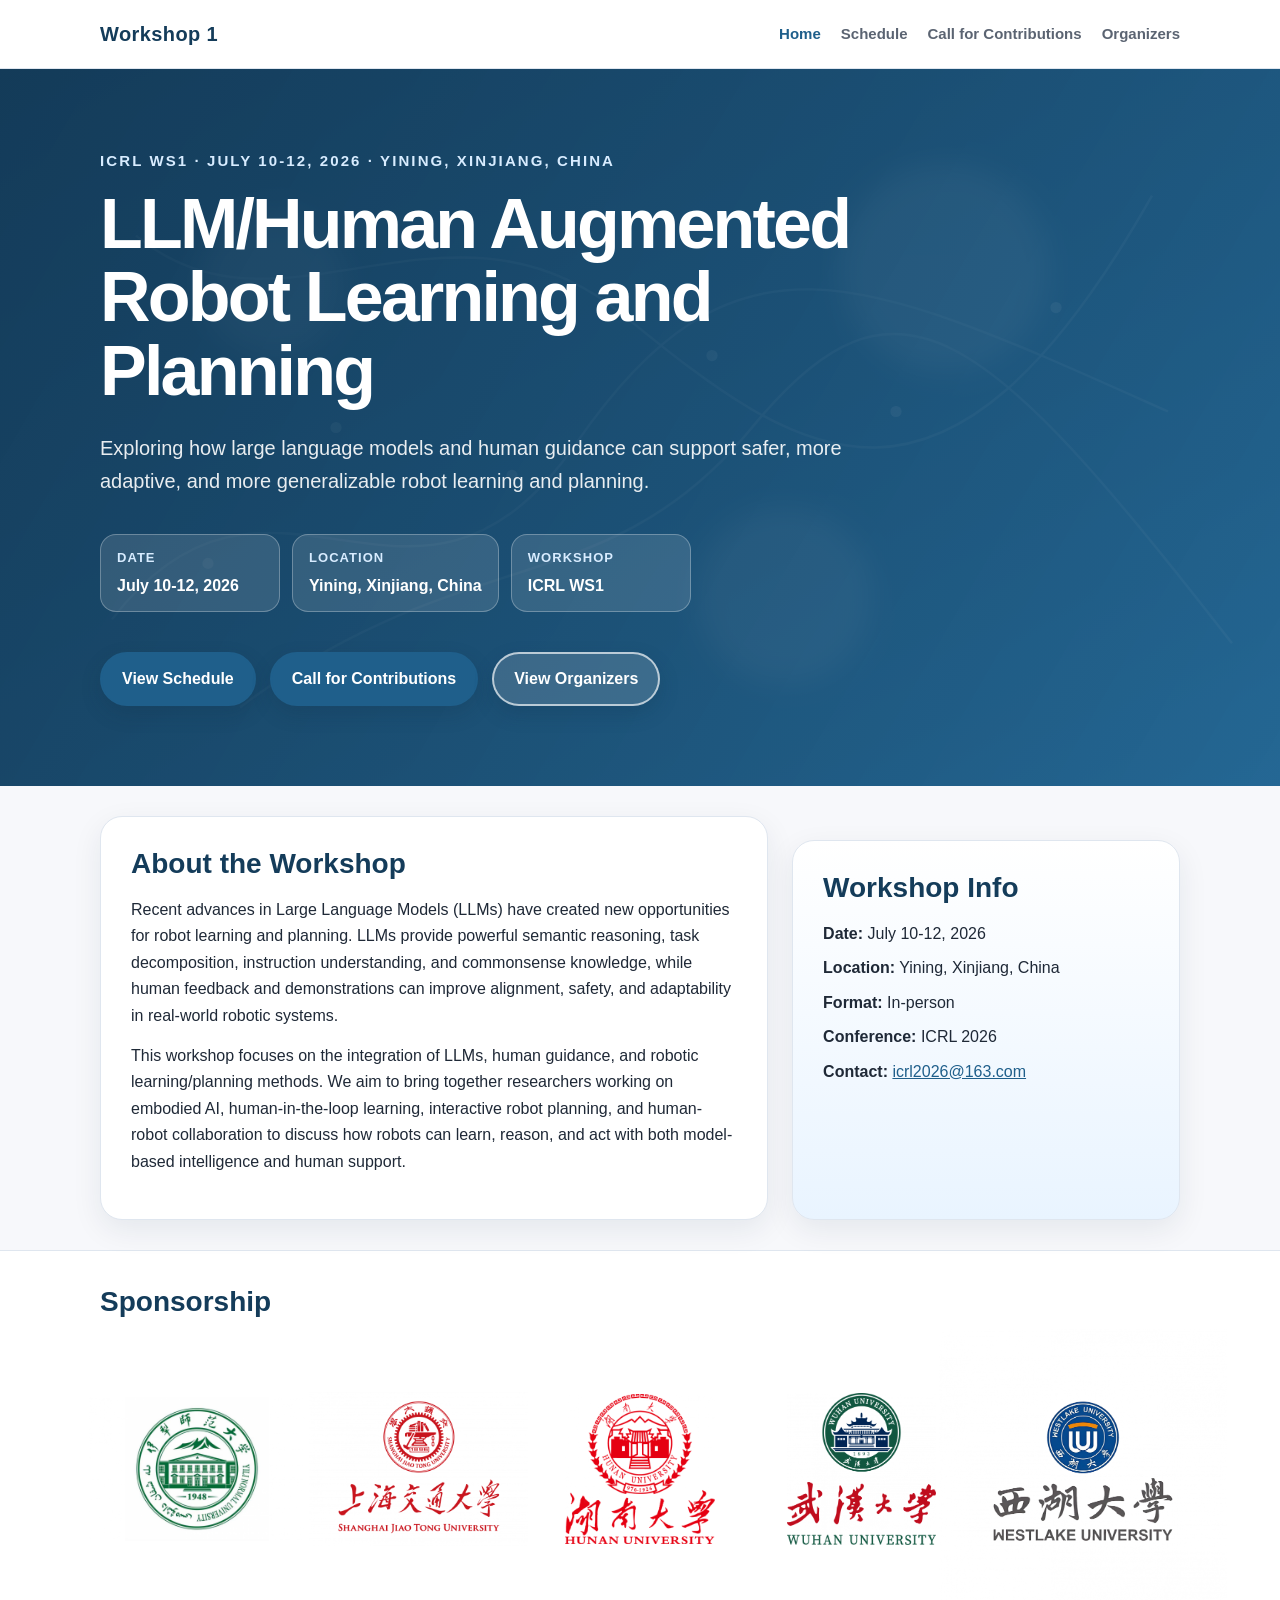
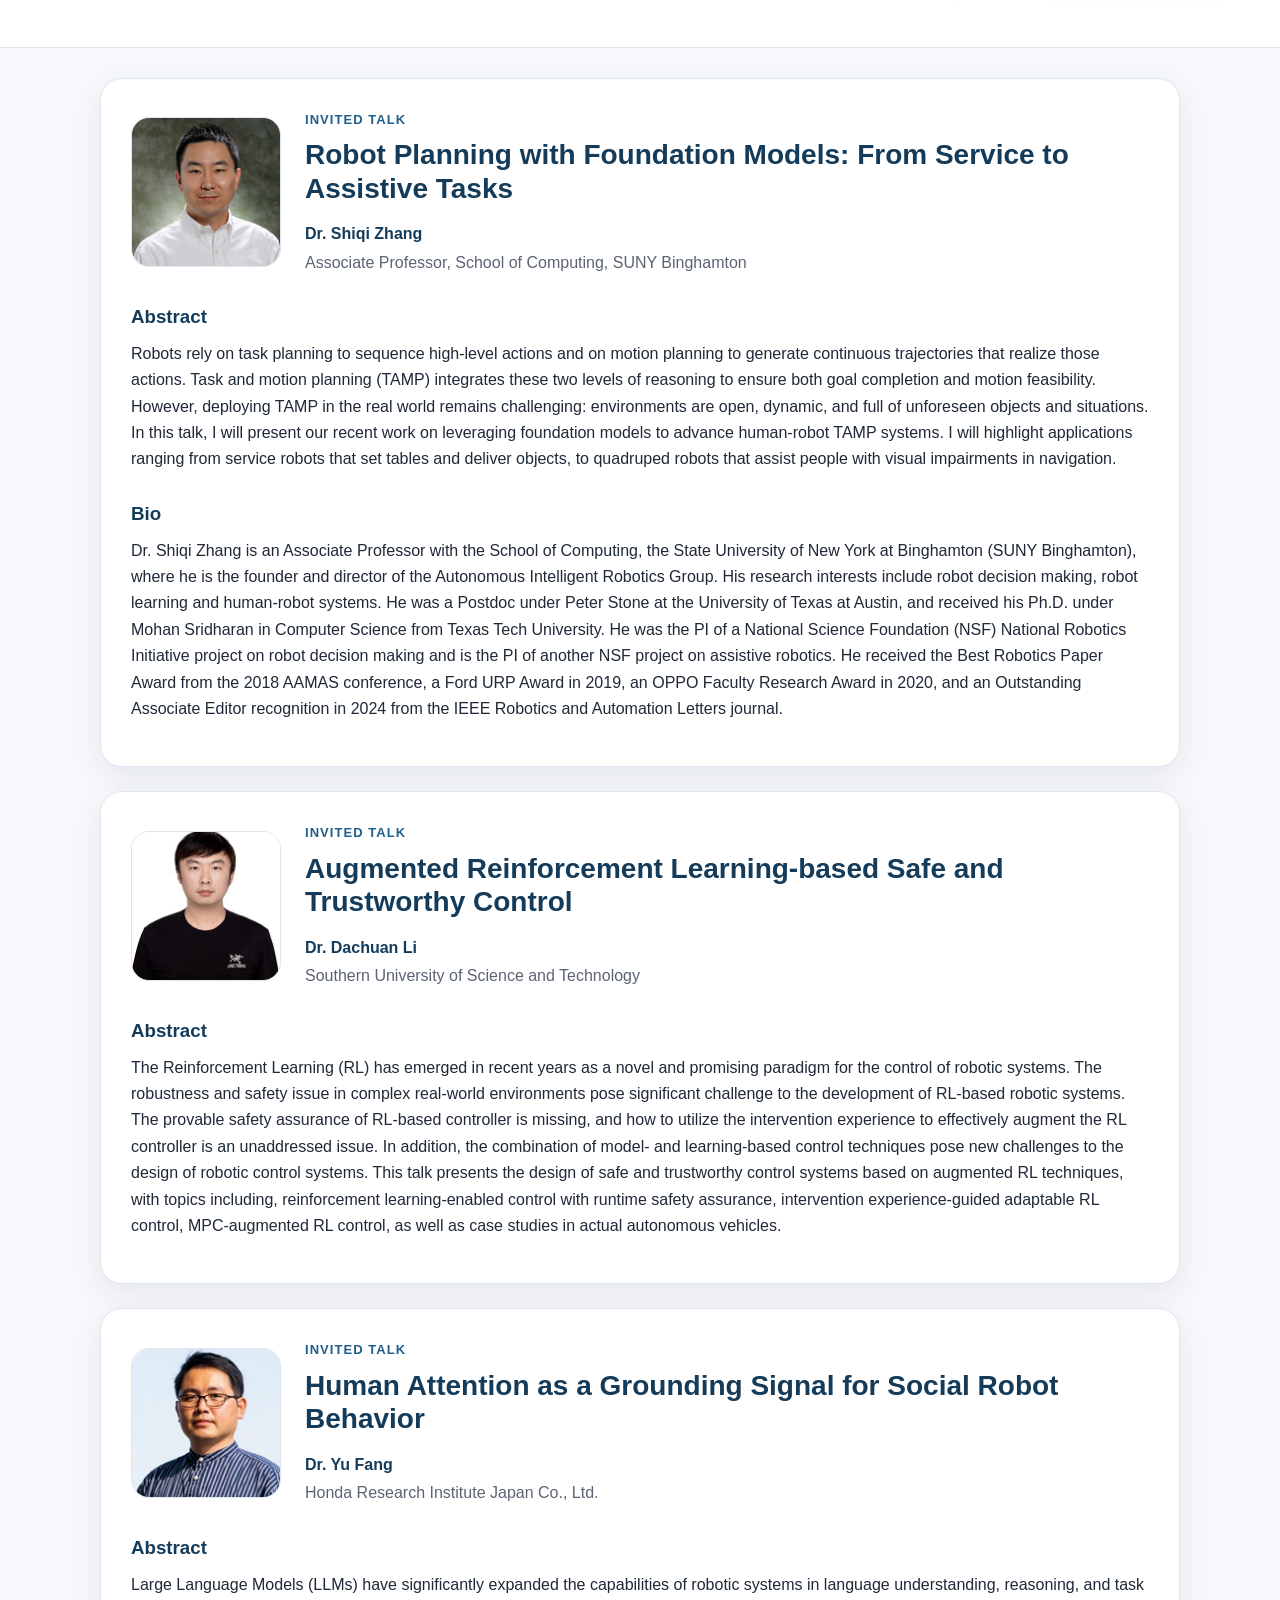
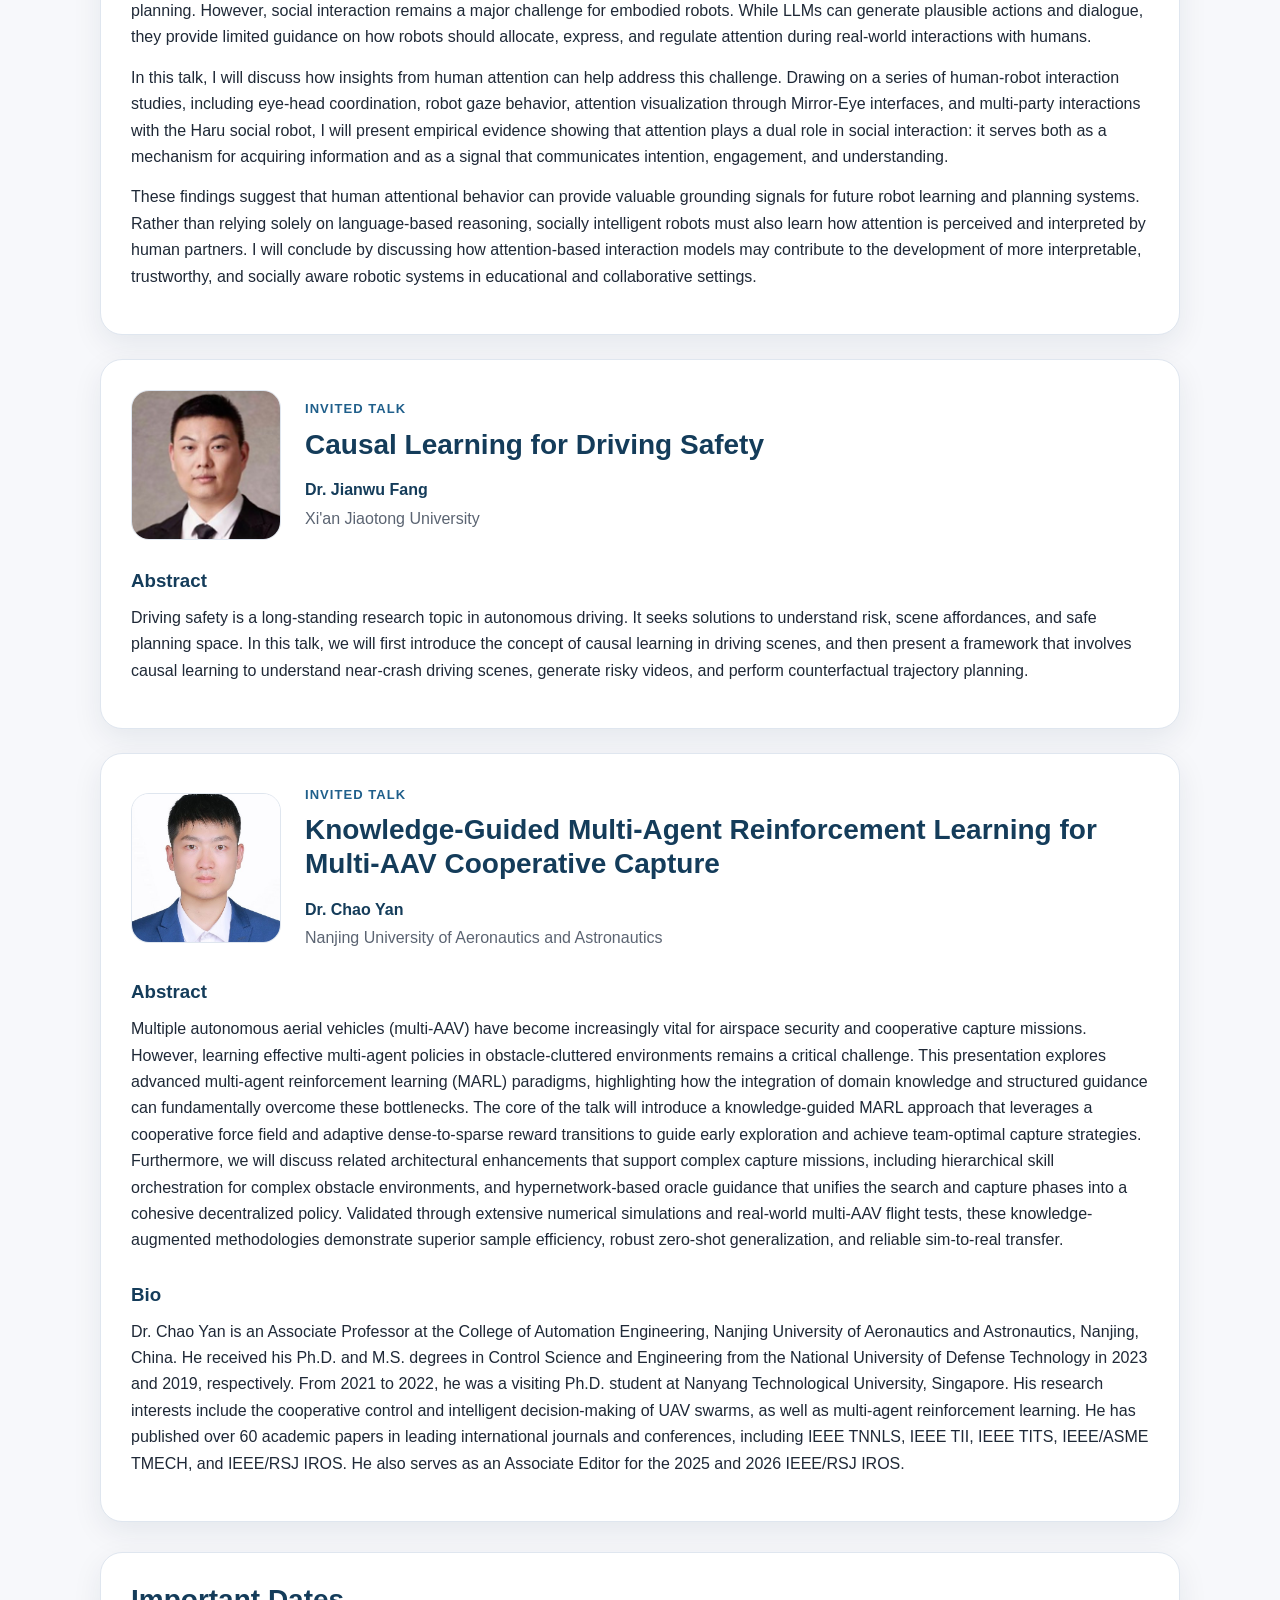
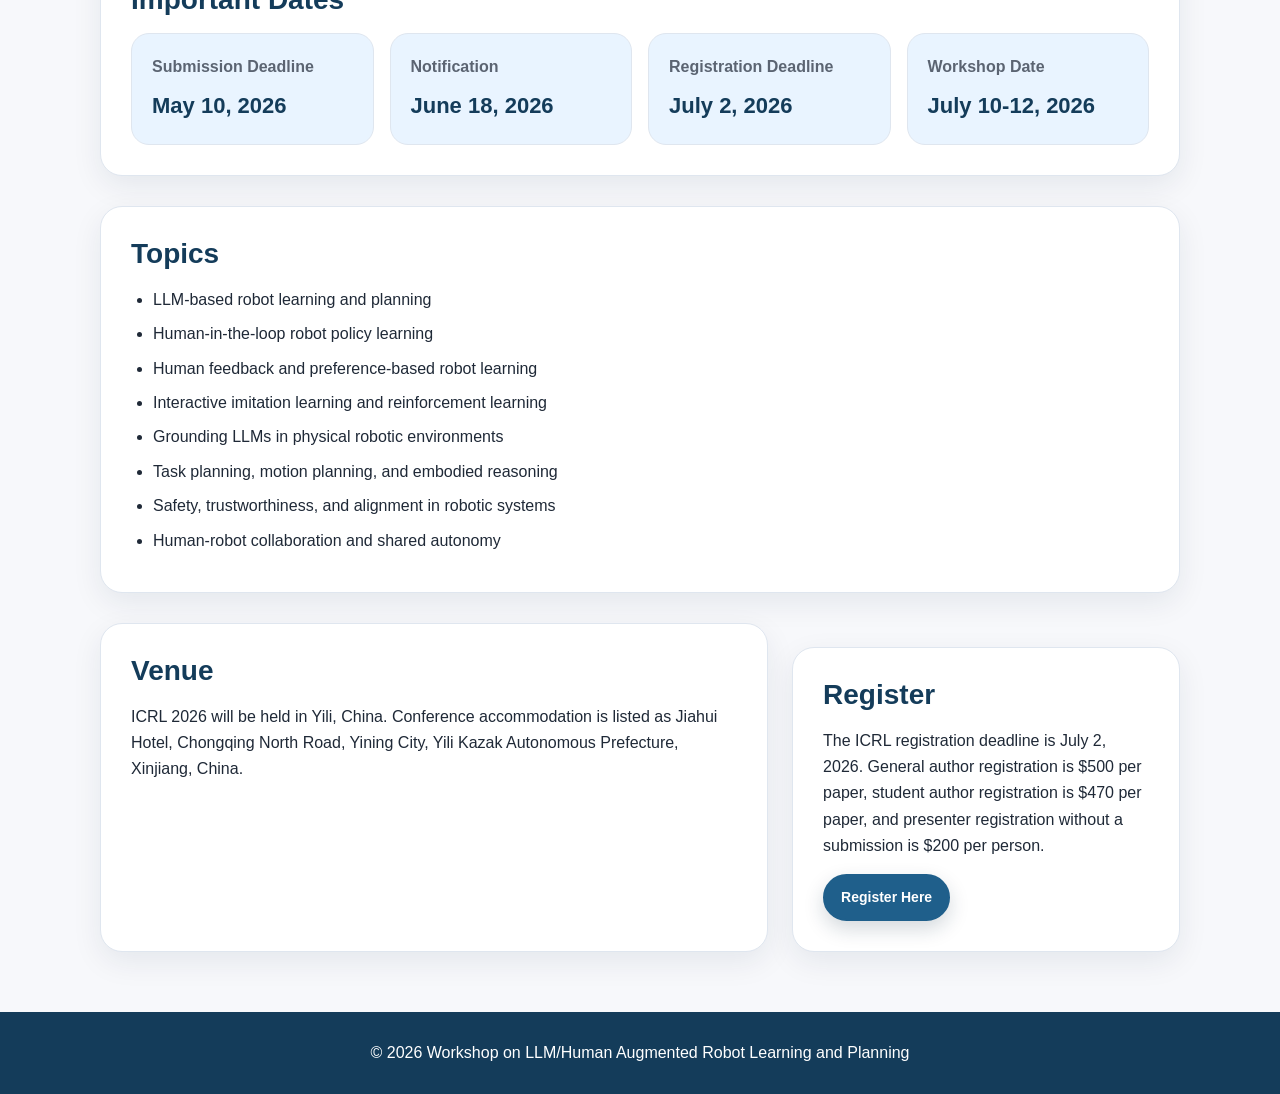
<file: index.html>
<!DOCTYPE html>
<html lang="en">
<head>
  <meta charset="UTF-8" />
  <meta name="viewport" content="width=device-width, initial-scale=1.0" />
  <title>LLM/Human Augmented Robot Learning and Planning</title>
  <link rel="stylesheet" href="style.css" />
</head>
<body>
  <header class="topbar">
    <div class="wrap nav-wrap">
      <a class="site-name" href="index.html">Workshop 1</a>
      <nav>
        <a class="active" href="index.html">Home</a>
        <a href="schedule.html">Schedule</a>
        <a href="call-for-contributions.html">Call for Contributions</a>
        <a href="organizers.html">Organizers</a>
      </nav>
    </div>
  </header>

  <main>
    <section class="hero">
      <div class="wrap hero-inner">
        <p class="eyebrow">ICRL WS1 · July 10-12, 2026 · Yining, Xinjiang, China</p>
        <h1>LLM/Human Augmented Robot Learning and Planning</h1>
        <p class="hero-summary">
          Exploring how large language models and human guidance can support safer,
          more adaptive, and more generalizable robot learning and planning.
        </p>
        <ul class="hero-facts">
          <li>
            <strong>Date</strong>
            <span>July 10-12, 2026</span>
          </li>
          <li>
            <strong>Location</strong>
            <span>Yining, Xinjiang, China</span>
          </li>
          <li>
            <strong>Workshop</strong>
            <span>ICRL WS1</span>
          </li>
        </ul>
        <div class="hero-actions">
          <a class="button" href="schedule.html">View Schedule</a>
          <a class="button" href="call-for-contributions.html">Call for Contributions</a>
          <a class="button ghost" href="organizers.html">View Organizers</a>
        </div>
      </div>
    </section>

    <section class="wrap content-grid">
      <article class="card wide">
        <h2>About the Workshop</h2>
        <p>
          Recent advances in Large Language Models (LLMs) have created new opportunities
          for robot learning and planning. LLMs provide powerful semantic reasoning,
          task decomposition, instruction understanding, and commonsense knowledge, while
          human feedback and demonstrations can improve alignment, safety, and adaptability
          in real-world robotic systems.
        </p>
        <p>
          This workshop focuses on the integration of LLMs, human guidance, and robotic
          learning/planning methods. We aim to bring together researchers working on
          embodied AI, human-in-the-loop learning, interactive robot planning, and
          human-robot collaboration to discuss how robots can learn, reason, and act with
          both model-based intelligence and human support.
        </p>
      </article>

      <aside class="card highlight">
        <h2>Workshop Info</h2>
        <ul class="clean-list">
          <li><strong>Date:</strong> July 10-12, 2026</li>
          <li><strong>Location:</strong> Yining, Xinjiang, China</li>
          <li><strong>Format:</strong> In-person</li>
          <li><strong>Conference:</strong> ICRL 2026</li>
          <li><strong>Contact:</strong> <a href="mailto:icrl2026@163.com">icrl2026@163.com</a></li>
        </ul>
        
      </aside>
    </section>

    <section class="organization-band">
      <div class="wrap">
        <h2>Sponsorship</h2>
        <div class="sponsor-row">
          <div class="sponsor-logo">
            <img class="logo-yili" src="assets/logos/ylsf.png" alt="Yili Normal University" />
          </div>
          <div class="sponsor-logo">
            <img class="logo-sjtu" src="assets/logos/shjt.png" alt="Shanghai Jiao Tong University" />
          </div>
          <div class="sponsor-logo">
            <img class="logo-hunan" src="assets/logos/hn.png" alt="Hunan University" />
          </div>
          <div class="sponsor-logo">
            <img class="logo-wuhan" src="assets/logos/wh.png" alt="Wuhan University" />
          </div>
          <div class="sponsor-logo">
            <img class="logo-westlake" src="assets/logos/xh.png" alt="Westlake University" />
          </div>
        </div>
      </div>
    </section>



    <section class="wrap">
  <article class="card talk-card">
    <div class="talk-header">
      <img
        class="talk-photo"
        src="assets/shiqizhang.png"
        alt="Dr. Shiqi Zhang"
      />
      <div>
        <p class="section-label">Invited Talk</p>
        <h2>Robot Planning with Foundation Models: From Service to Assistive Tasks</h2>
        <p class="speaker-name">Dr. Shiqi Zhang</p>
        <p class="speaker-affiliation">
          Associate Professor, School of Computing, SUNY Binghamton
        </p>
      </div>
    </div>

    <h3>Abstract</h3>
    <p>
      Robots rely on task planning to sequence high-level actions and on motion planning
      to generate continuous trajectories that realize those actions. Task and motion
      planning (TAMP) integrates these two levels of reasoning to ensure both goal
      completion and motion feasibility. However, deploying TAMP in the real world
      remains challenging: environments are open, dynamic, and full of unforeseen objects
      and situations. In this talk, I will present our recent work on leveraging
      foundation models to advance human-robot TAMP systems. I will highlight
      applications ranging from service robots that set tables and deliver objects, to
      quadruped robots that assist people with visual impairments in navigation.
    </p>

    <h3>Bio</h3>
    <p>
      Dr. Shiqi Zhang is an Associate Professor with the School of Computing, the State
      University of New York at Binghamton (SUNY Binghamton), where he is the founder and
      director of the Autonomous Intelligent Robotics Group. His research interests include
      robot decision making, robot learning and human-robot systems. He was a Postdoc under
      Peter Stone at the University of Texas at Austin, and received his Ph.D. under Mohan
      Sridharan in Computer Science from Texas Tech University. He was the PI of a National
      Science Foundation (NSF) National Robotics Initiative project on robot decision making
      and is the PI of another NSF project on assistive robotics. He received the Best
      Robotics Paper Award from the 2018 AAMAS conference, a Ford URP Award in 2019, an
      OPPO Faculty Research Award in 2020, and an Outstanding Associate Editor recognition
      in 2024 from the IEEE Robotics and Automation Letters journal.
    </p>
  </article>

  <article class="card talk-card">
    <div class="talk-header">
      <img
        class="talk-photo"
        src="assets/dachuanli.png"
        alt="Dr. Dachuan Li"
      />
      <div>
        <p class="section-label">Invited Talk</p>
        <h2>Augmented Reinforcement Learning-based Safe and Trustworthy Control</h2>
        <p class="speaker-name">Dr. Dachuan Li</p>
        <p class="speaker-affiliation">
          Southern University of Science and Technology
        </p>
      </div>
    </div>

    <h3>Abstract</h3>
    <p>
      The Reinforcement Learning (RL) has emerged in recent years as a novel and
      promising paradigm for the control of robotic systems. The robustness and safety
      issue in complex real-world environments pose significant challenge to the
      development of RL-based robotic systems. The provable safety assurance of RL-based
      controller is missing, and how to utilize the intervention experience to
      effectively augment the RL controller is an unaddressed issue. In addition, the
      combination of model- and learning-based control techniques pose new challenges to
      the design of robotic control systems. This talk presents the design of safe and
      trustworthy control systems based on augmented RL techniques, with topics including,
      reinforcement learning-enabled control with runtime safety assurance, intervention
      experience-guided adaptable RL control, MPC-augmented RL control, as well as case
      studies in actual autonomous vehicles.
    </p>
  </article>

  <article class="card talk-card">
    <div class="talk-header">
      <img
        class="talk-photo"
        src="assets/yufang.png"
        alt="Dr. Yu Fang"
      />
      <div>
        <p class="section-label">Invited Talk</p>
        <h2>Human Attention as a Grounding Signal for Social Robot Behavior</h2>
        <p class="speaker-name">Dr. Yu Fang</p>
        <p class="speaker-affiliation">
          Honda Research Institute Japan Co., Ltd.
        </p>
      </div>
    </div>

    <h3>Abstract</h3>
    <p>
      Large Language Models (LLMs) have significantly expanded the capabilities of
      robotic systems in language understanding, reasoning, and task planning. However,
      social interaction remains a major challenge for embodied robots. While LLMs can
      generate plausible actions and dialogue, they provide limited guidance on how
      robots should allocate, express, and regulate attention during real-world
      interactions with humans.
    </p>
    <p>
      In this talk, I will discuss how insights from human attention can help address
      this challenge. Drawing on a series of human-robot interaction studies, including
      eye-head coordination, robot gaze behavior, attention visualization through
      Mirror-Eye interfaces, and multi-party interactions with the Haru social robot, I
      will present empirical evidence showing that attention plays a dual role in social
      interaction: it serves both as a mechanism for acquiring information and as a
      signal that communicates intention, engagement, and understanding.
    </p>
    <p>
      These findings suggest that human attentional behavior can provide valuable
      grounding signals for future robot learning and planning systems. Rather than
      relying solely on language-based reasoning, socially intelligent robots must also
      learn how attention is perceived and interpreted by human partners. I will conclude
      by discussing how attention-based interaction models may contribute to the
      development of more interpretable, trustworthy, and socially aware robotic systems
      in educational and collaborative settings.
    </p>
  </article>

  <article class="card talk-card">
    <div class="talk-header">
      <img
        class="talk-photo"
        src="assets/jianwufang.png"
        alt="Dr. Jianwu Fang"
      />
      <div>
        <p class="section-label">Invited Talk</p>
        <h2>Causal Learning for Driving Safety</h2>
        <p class="speaker-name">Dr. Jianwu Fang</p>
        <p class="speaker-affiliation">
          Xi'an Jiaotong University
        </p>
      </div>
    </div>

    <h3>Abstract</h3>
    <p>
      Driving safety is a long-standing research topic in autonomous driving. It seeks
      solutions to understand risk, scene affordances, and safe planning space. In this
      talk, we will first introduce the concept of causal learning in driving scenes, and
      then present a framework that involves causal learning to understand near-crash
      driving scenes, generate risky videos, and perform counterfactual trajectory
      planning.
    </p>
  </article>

  <article class="card talk-card">
    <div class="talk-header">
      <img
        class="talk-photo"
        src="assets/chaoyan.jpeg"
        alt="Dr. Chao Yan"
      />
      <div>
        <p class="section-label">Invited Talk</p>
        <h2>Knowledge-Guided Multi-Agent Reinforcement Learning for Multi-AAV Cooperative Capture</h2>
        <p class="speaker-name">Dr. Chao Yan</p>
        <p class="speaker-affiliation">
          Nanjing University of Aeronautics and Astronautics
        </p>
      </div>
    </div>

    <h3>Abstract</h3>
    <p>
      Multiple autonomous aerial vehicles (multi-AAV) have become increasingly vital for
      airspace security and cooperative capture missions. However, learning effective
      multi-agent policies in obstacle-cluttered environments remains a critical
      challenge. This presentation explores advanced multi-agent reinforcement learning
      (MARL) paradigms, highlighting how the integration of domain knowledge and
      structured guidance can fundamentally overcome these bottlenecks. The core of the
      talk will introduce a knowledge-guided MARL approach that leverages a cooperative
      force field and adaptive dense-to-sparse reward transitions to guide early
      exploration and achieve team-optimal capture strategies. Furthermore, we will
      discuss related architectural enhancements that support complex capture missions,
      including hierarchical skill orchestration for complex obstacle environments, and
      hypernetwork-based oracle guidance that unifies the search and capture phases into
      a cohesive decentralized policy. Validated through extensive numerical simulations
      and real-world multi-AAV flight tests, these knowledge-augmented methodologies
      demonstrate superior sample efficiency, robust zero-shot generalization, and
      reliable sim-to-real transfer.
    </p>

    <h3>Bio</h3>
    <p>
      Dr. Chao Yan is an Associate Professor at the College of Automation Engineering,
      Nanjing University of Aeronautics and Astronautics, Nanjing, China. He received his
      Ph.D. and M.S. degrees in Control Science and Engineering from the National
      University of Defense Technology in 2023 and 2019, respectively. From 2021 to
      2022, he was a visiting Ph.D. student at Nanyang Technological University,
      Singapore. His research interests include the cooperative control and intelligent
      decision-making of UAV swarms, as well as multi-agent reinforcement learning. He
      has published over 60 academic papers in leading international journals and
      conferences, including IEEE TNNLS, IEEE TII, IEEE TITS, IEEE/ASME TMECH, and
      IEEE/RSJ IROS. He also serves as an Associate Editor for the 2025 and 2026
      IEEE/RSJ IROS.
    </p>
  </article>
</section>


    <section class="wrap">
      <div class="card">
        <h2>Important Dates</h2>
        <div class="date-grid">
          <div class="date-item">
            <span>Submission Deadline</span>
            <strong>May 10, 2026</strong>
          </div>
          <div class="date-item">
            <span>Notification</span>
            <strong>June 18, 2026</strong>
          </div>
          <div class="date-item">
            <span>Registration Deadline</span>
            <strong>July 2, 2026</strong>
          </div>
          <div class="date-item">
            <span>Workshop Date</span>
            <strong>July 10-12, 2026</strong>
          </div>
        </div>
      </div>
    </section>

    <section class="wrap">
      <article class="card">
        <h2>Topics</h2>
        <ul>
          <li>LLM-based robot learning and planning</li>
          <li>Human-in-the-loop robot policy learning</li>
          <li>Human feedback and preference-based robot learning</li>
          <li>Interactive imitation learning and reinforcement learning</li>
          <li>Grounding LLMs in physical robotic environments</li>
          <li>Task planning, motion planning, and embodied reasoning</li>
          <li>Safety, trustworthiness, and alignment in robotic systems</li>
          <li>Human-robot collaboration and shared autonomy</li>
        </ul>
      </article>
    </section>

    <section class="wrap content-grid">
      <article class="card">
        <h2>Venue</h2>
        <p>
          ICRL 2026 will be held in Yili, China. Conference accommodation is listed as
          Jiahui Hotel, Chongqing North Road, Yining City, Yili Kazak Autonomous
          Prefecture, Xinjiang, China.
        </p>
      </article>

      <article class="card">
        <h2>Register</h2>
        <p>
          The ICRL registration deadline is July 2, 2026. General author registration is
          $500 per paper, student author registration is $470 per paper, and presenter
          registration without a submission is $200 per person.
        </p>
        <a class="button small" href="https://www.icrl.net/registration-2/">Register Here</a>
      </article>
    </section>
  </main>

  <footer>
    <div class="wrap">
      <p>© 2026 Workshop on LLM/Human Augmented Robot Learning and Planning</p>
    </div>
  </footer>
</body>
</html>
</file>
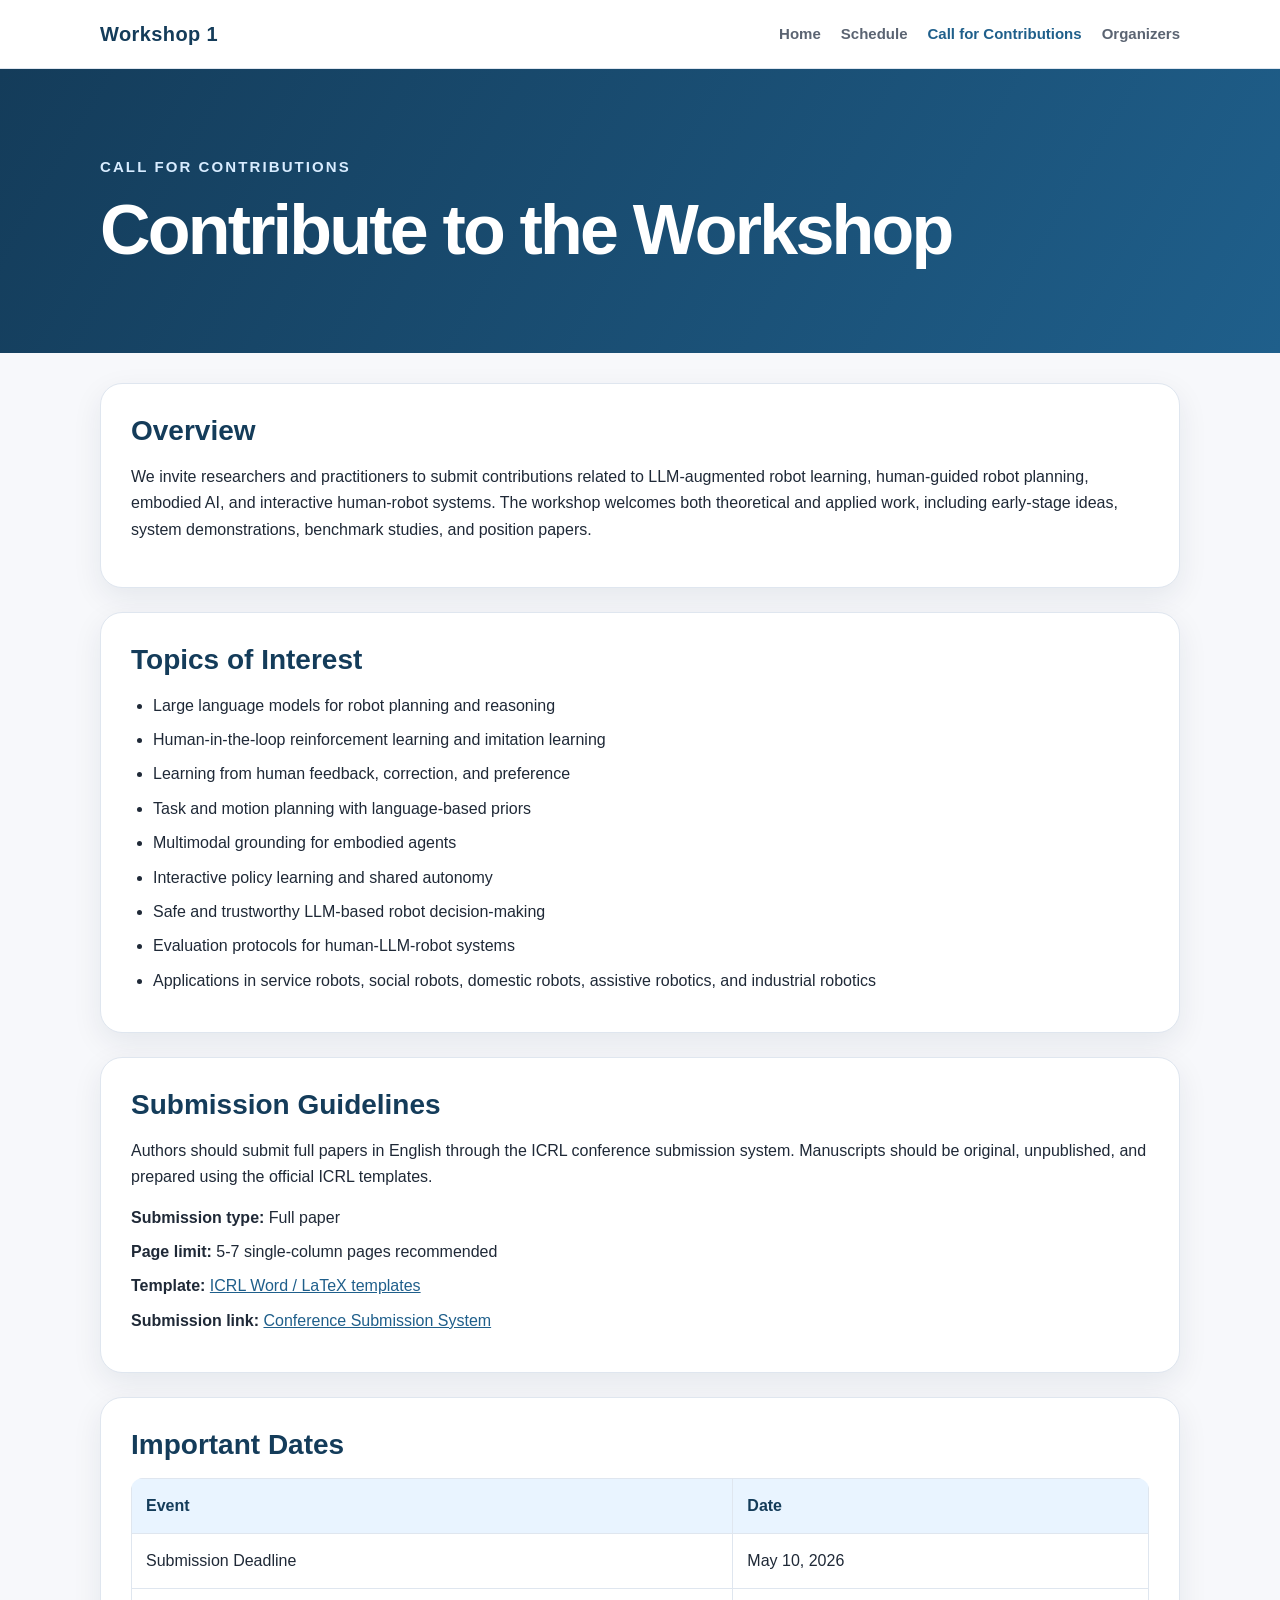
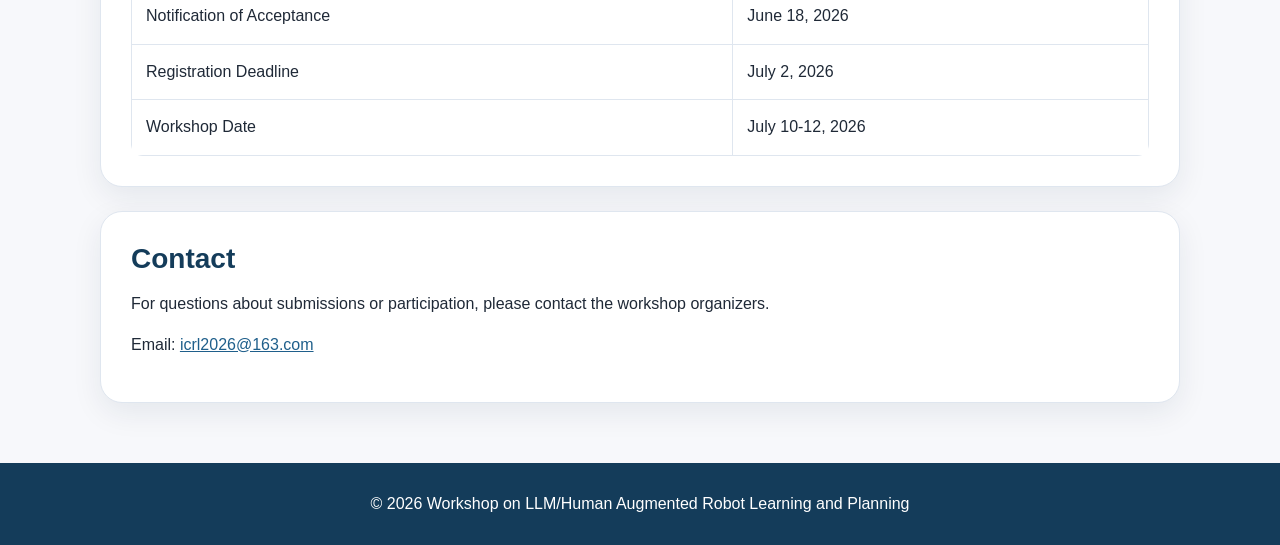
<file: call-for-contributions.html>
<!DOCTYPE html>
<html lang="en">
<head>
  <meta charset="UTF-8" />
  <meta name="viewport" content="width=device-width, initial-scale=1.0" />
  <title>Call for Contributions | LLM/Human Augmented Robot Learning and Planning</title>
  <link rel="stylesheet" href="style.css" />
</head>
<body>
  <header class="topbar">
    <div class="wrap nav-wrap">
      <a class="site-name" href="index.html">Workshop 1</a>
      <nav>
        <a href="index.html">Home</a>
        <a href="schedule.html">Schedule</a>
        <a class="active" href="call-for-contributions.html">Call for Contributions</a>
        <a href="organizers.html">Organizers</a>
      </nav>
    </div>
  </header>

  <main>
    <section class="page-title">
      <div class="wrap">
        <p class="eyebrow">Call for Contributions</p>
        <h1>Contribute to the Workshop</h1>
      </div>
    </section>

    <section class="wrap">
      <article class="card">
        <h2>Overview</h2>
        <p>
          We invite researchers and practitioners to submit contributions related to
          LLM-augmented robot learning, human-guided robot planning, embodied AI, and
          interactive human-robot systems. The workshop welcomes both theoretical and
          applied work, including early-stage ideas, system demonstrations, benchmark
          studies, and position papers.
        </p>
      </article>

      <article class="card">
        <h2>Topics of Interest</h2>
        <ul>
          <li>Large language models for robot planning and reasoning</li>
          <li>Human-in-the-loop reinforcement learning and imitation learning</li>
          <li>Learning from human feedback, correction, and preference</li>
          <li>Task and motion planning with language-based priors</li>
          <li>Multimodal grounding for embodied agents</li>
          <li>Interactive policy learning and shared autonomy</li>
          <li>Safe and trustworthy LLM-based robot decision-making</li>
          <li>Evaluation protocols for human-LLM-robot systems</li>
          <li>Applications in service robots, social robots, domestic robots, assistive robotics, and industrial robotics</li>
        </ul>
      </article>

      <article class="card">
        <h2>Submission Guidelines</h2>
        <p>
          Authors should submit full papers in English through the ICRL conference
          submission system. Manuscripts should be original, unpublished, and prepared
          using the official ICRL templates.
        </p>
        <ul class="clean-list">
          <li><strong>Submission type:</strong> Full paper</li>
          <li><strong>Page limit:</strong> 5-7 single-column pages recommended</li>
          <li><strong>Template:</strong> <a href="https://www.icrl.net/submission/">ICRL Word / LaTeX templates</a></li>
          <li><strong>Submission link:</strong> <a href="https://ocs.academicenter.com/submission/stepone?conf_id=2000835306470559744&amp;type=submit">Conference Submission System</a></li>
        </ul>
      </article>

      <article class="card">
        <h2>Important Dates</h2>
        <table>
          <tr>
            <th>Event</th>
            <th>Date</th>
          </tr>
          <tr>
            <td>Submission Deadline</td>
            <td>May 10, 2026</td>
          </tr>
          <tr>
            <td>Notification of Acceptance</td>
            <td>June 18, 2026</td>
          </tr>
          <tr>
            <td>Registration Deadline</td>
            <td>July 2, 2026</td>
          </tr>
          <tr>
            <td>Workshop Date</td>
            <td>July 10-12, 2026</td>
          </tr>
        </table>
      </article>

      <article class="card">
        <h2>Contact</h2>
        <p>
          For questions about submissions or participation, please contact the workshop organizers.
        </p>
        <p>Email: <a href="mailto:icrl2026@163.com">icrl2026@163.com</a></p>
      </article>
    </section>
  </main>

  <footer>
    <div class="wrap">
      <p>© 2026 Workshop on LLM/Human Augmented Robot Learning and Planning</p>
    </div>
  </footer>
</body>
</html>
</file>
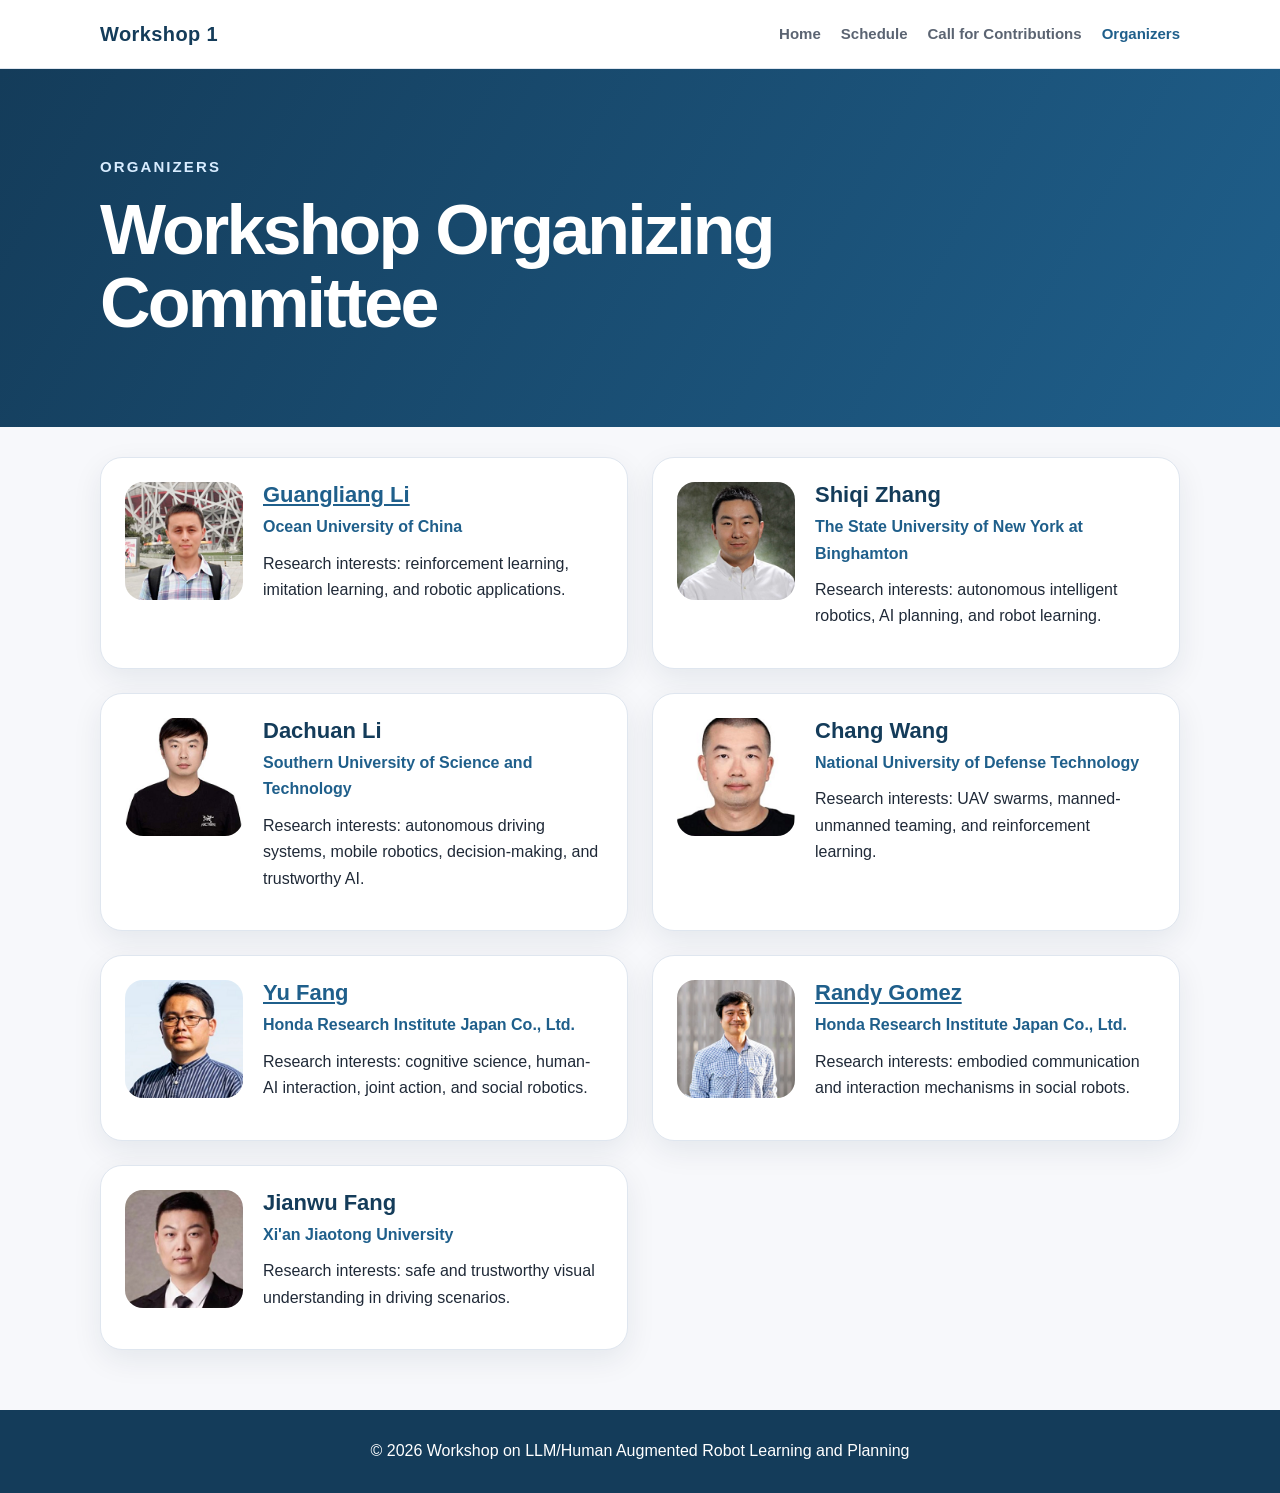
<file: organizers.html>
<!DOCTYPE html>
<html lang="en">
<head>
  <meta charset="UTF-8" />
  <meta name="viewport" content="width=device-width, initial-scale=1.0" />
  <title>Organizers | LLM/Human Augmented Robot Learning and Planning</title>
  <link rel="stylesheet" href="style.css" />
</head>
<body>
  <header class="topbar">
    <div class="wrap nav-wrap">
      <a class="site-name" href="index.html">Workshop 1</a>
      <nav>
        <a href="index.html">Home</a>
        <a href="schedule.html">Schedule</a>
        <a href="call-for-contributions.html">Call for Contributions</a>
        <a class="active" href="organizers.html">Organizers</a>
      </nav>
    </div>
  </header>

  <main>
    <section class="page-title">
      <div class="wrap">
        <p class="eyebrow">Organizers</p>
        <h1>Workshop Organizing Committee</h1>
      </div>
    </section>

    <section class="wrap organizers-grid">
      <article class="organizer-card">
        <img src="assets/guangliangli.png" alt="Guangliang Li" />
        <div>
          <h2><a href="https://guangliangli.net/researchgroup/" target="_blank" rel="noopener">Guangliang Li</a></h2>
          <p class="affiliation">Ocean University of China</p>
          <p>Research interests: reinforcement learning, imitation learning, and robotic applications.</p>
        </div>
      </article>

      <article class="organizer-card">
        <img src="assets/shiqizhang.png" alt="Shiqi Zhang" />
        <div>
          <h2>Shiqi Zhang</h2>
          <p class="affiliation">The State University of New York at Binghamton</p>
          <p>Research interests: autonomous intelligent robotics, AI planning, and robot learning.</p>
        </div>
      </article>

      <article class="organizer-card">
        <img src="assets/dachuanli.png" alt="Dachuan Li" />
        <div>
          <h2>Dachuan Li</h2>
          <p class="affiliation">Southern University of Science and Technology</p>
          <p>Research interests: autonomous driving systems, mobile robotics, decision-making, and trustworthy AI.</p>
        </div>
      </article>

      <article class="organizer-card">
        <img src="assets/changwang.png" alt="Chang Wang" />
        <div>
          <h2>Chang Wang</h2>
          <p class="affiliation">National University of Defense Technology</p>
          <p>Research interests: UAV swarms, manned-unmanned teaming, and reinforcement learning.</p>
        </div>
      </article>

      <article class="organizer-card">
        <img src="assets/yufang.png" alt="Yu Fang" />
        <div>
          <h2><a href="https://fangyork.wordpress.com/" target="_blank" rel="noopener">Yu Fang</a></h2>
          <p class="affiliation">Honda Research Institute Japan Co., Ltd.</p>
          <p>Research interests: cognitive science, human-AI interaction, joint action, and social robotics.</p>
        </div>
      </article>

      <article class="organizer-card">
        <img src="assets/Randy Gomez.png" alt="Randy Gomez" />
        <div>
          <h2><a href="https://www.jp.honda-ri.com/members/gomez-randy/" target="_blank" rel="noopener">Randy Gomez</a></h2>
          <p class="affiliation">Honda Research Institute Japan Co., Ltd.</p>
          <p>Research interests: embodied communication and interaction mechanisms in social robots.</p>
        </div>
      </article>

      <article class="organizer-card">
        <img src="assets/jianwufang.png" alt="Jianwu Fang" />
        <div>
          <h2>Jianwu Fang</h2>
          <p class="affiliation">Xi'an Jiaotong University</p>
          <p>Research interests: safe and trustworthy visual understanding in driving scenarios.</p>
        </div>
      </article>
    </section>
  </main>

  <footer>
    <div class="wrap">
      <p>© 2026 Workshop on LLM/Human Augmented Robot Learning and Planning</p>
    </div>
  </footer>
</body>
</html>
</file>
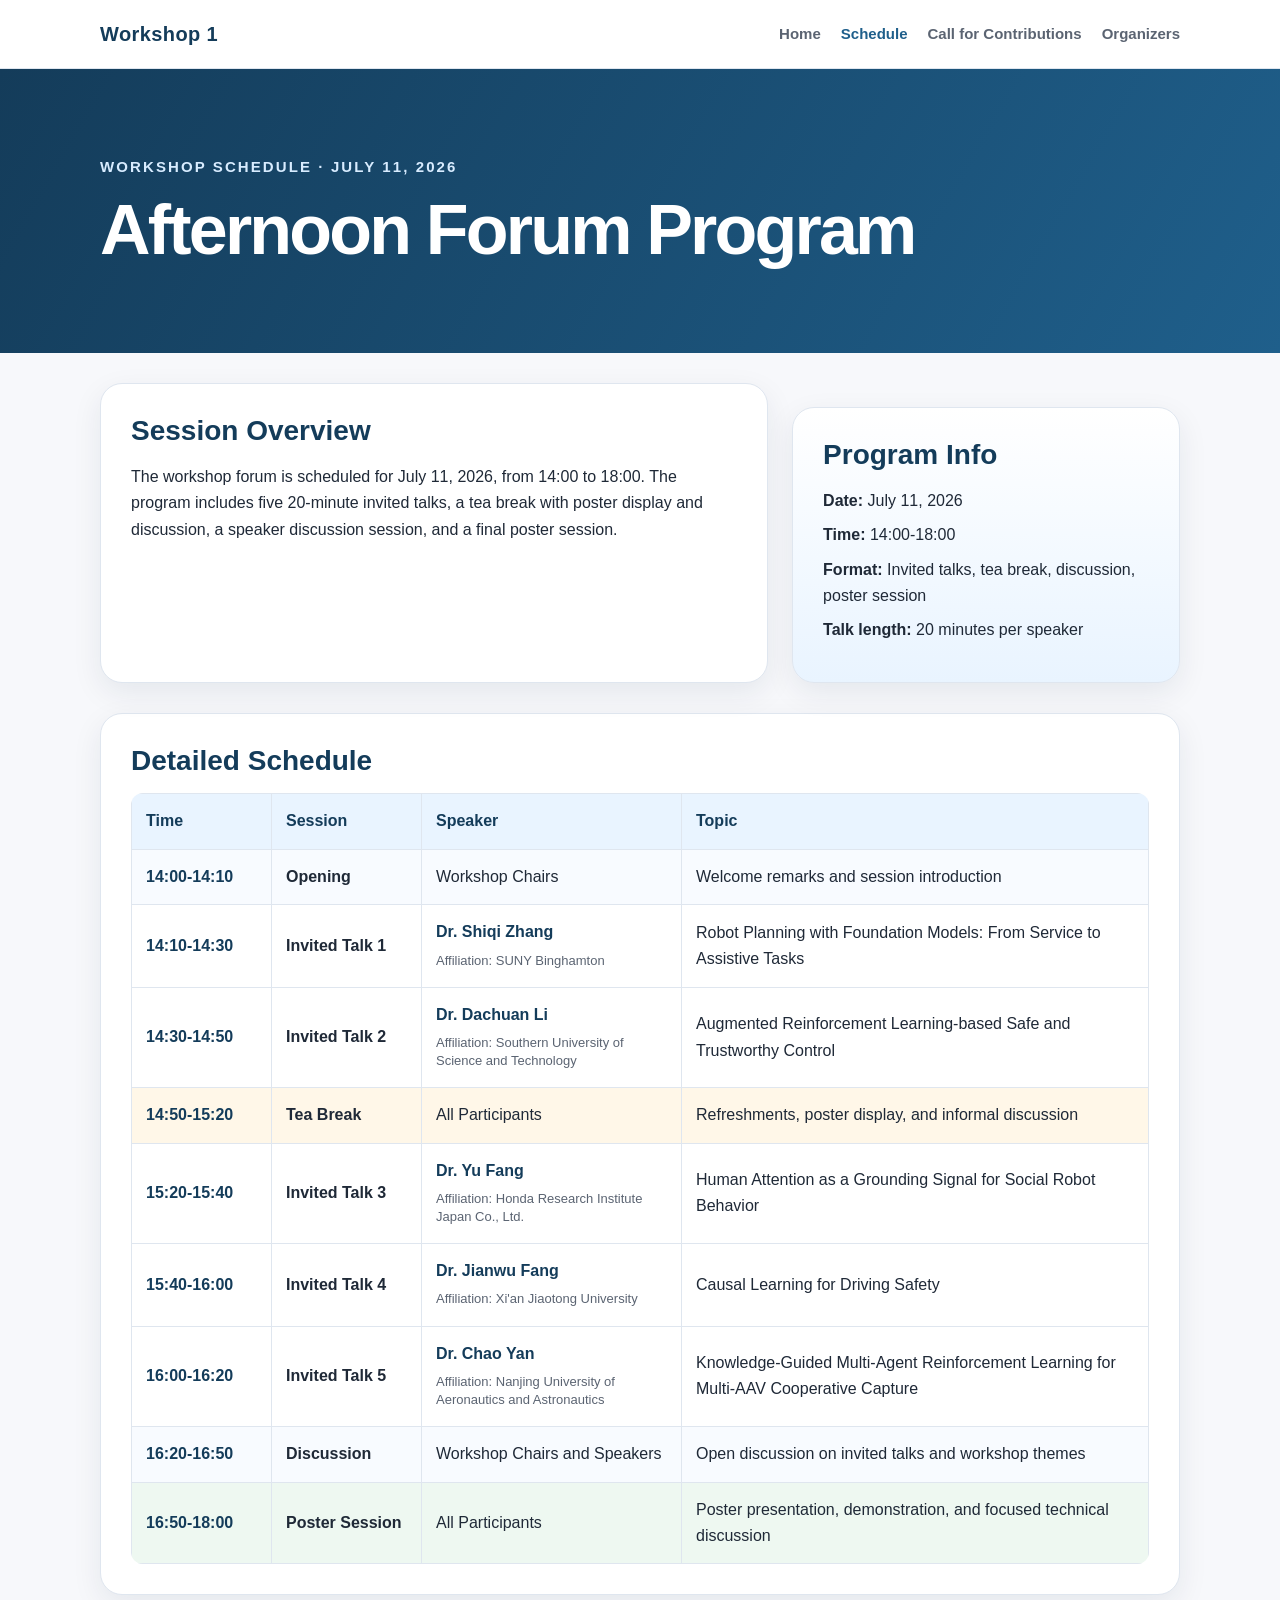
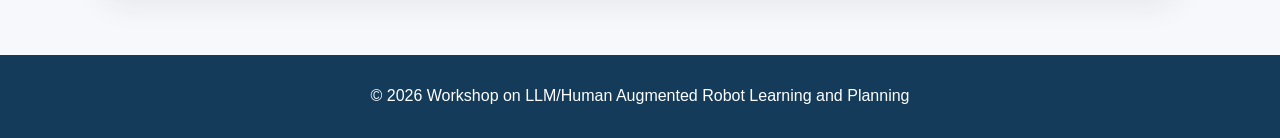
<file: schedule.html>
<!DOCTYPE html>
<html lang="en">
<head>
  <meta charset="UTF-8" />
  <meta name="viewport" content="width=device-width, initial-scale=1.0" />
  <title>Schedule | LLM/Human Augmented Robot Learning and Planning</title>
  <link rel="stylesheet" href="style.css" />
</head>
<body>
  <header class="topbar">
    <div class="wrap nav-wrap">
      <a class="site-name" href="index.html">Workshop 1</a>
      <nav>
        <a href="index.html">Home</a>
        <a class="active" href="schedule.html">Schedule</a>
        <a href="call-for-contributions.html">Call for Contributions</a>
        <a href="organizers.html">Organizers</a>
      </nav>
    </div>
  </header>

  <main>
    <section class="page-title">
      <div class="wrap">
        <p class="eyebrow">Workshop Schedule · July 11, 2026</p>
        <h1>Afternoon Forum Program</h1>
      </div>
    </section>

    <section class="wrap content-grid">
      <article class="card wide">
        <h2>Session Overview</h2>
        <p>
          The workshop forum is scheduled for July 11, 2026, from 14:00 to 18:00.
          The program includes five 20-minute invited talks, a tea break with poster
          display and discussion, a speaker discussion session, and a final poster
          session.
        </p>
      </article>

      <aside class="card highlight">
        <h2>Program Info</h2>
        <ul class="clean-list">
          <li><strong>Date:</strong> July 11, 2026</li>
          <li><strong>Time:</strong> 14:00-18:00</li>
          <li><strong>Format:</strong> Invited talks, tea break, discussion, poster session</li>
          <li><strong>Talk length:</strong> 20 minutes per speaker</li>
        </ul>
      </aside>
    </section>

    <section class="wrap">
      <article class="card">
        <h2>Detailed Schedule</h2>
        <div class="table-scroll">
          <table class="schedule-table">
            <thead>
              <tr>
                <th>Time</th>
                <th>Session</th>
                <th>Speaker</th>
                <th>Topic</th>
              </tr>
            </thead>
            <tbody>
              <tr class="schedule-special">
                <td>14:00-14:10</td>
                <td>Opening</td>
                <td>Workshop Chairs</td>
                <td>Welcome remarks and session introduction</td>
              </tr>
              <tr>
                <td>14:10-14:30</td>
                <td>Invited Talk 1</td>
                <td>
                  <span class="schedule-speaker-name">Dr. Shiqi Zhang</span><br />
                  <span class="schedule-speaker-affiliation">Affiliation: SUNY Binghamton</span>
                </td>
                <td>Robot Planning with Foundation Models: From Service to Assistive Tasks</td>
              </tr>
              <tr>
                <td>14:30-14:50</td>
                <td>Invited Talk 2</td>
                <td>
                  <span class="schedule-speaker-name">Dr. Dachuan Li</span><br />
                  <span class="schedule-speaker-affiliation">Affiliation: Southern University of Science and Technology</span>
                </td>
                <td>Augmented Reinforcement Learning-based Safe and Trustworthy Control</td>
              </tr>
              <tr class="schedule-break">
                <td>14:50-15:20</td>
                <td>Tea Break</td>
                <td>All Participants</td>
                <td>Refreshments, poster display, and informal discussion</td>
              </tr>
              <tr>
                <td>15:20-15:40</td>
                <td>Invited Talk 3</td>
                <td>
                  <span class="schedule-speaker-name">Dr. Yu Fang</span><br />
                  <span class="schedule-speaker-affiliation">Affiliation: Honda Research Institute Japan Co., Ltd.</span>
                </td>
                <td>Human Attention as a Grounding Signal for Social Robot Behavior</td>
              </tr>
              <tr>
                <td>15:40-16:00</td>
                <td>Invited Talk 4</td>
                <td>
                  <span class="schedule-speaker-name">Dr. Jianwu Fang</span><br />
                  <span class="schedule-speaker-affiliation">Affiliation: Xi'an Jiaotong University</span>
                </td>
                <td>Causal Learning for Driving Safety</td>
              </tr>
              <tr>
                <td>16:00-16:20</td>
                <td>Invited Talk 5</td>
                <td>
                  <span class="schedule-speaker-name">Dr. Chao Yan</span><br />
                  <span class="schedule-speaker-affiliation">Affiliation: Nanjing University of Aeronautics and Astronautics</span>
                </td>
                <td>Knowledge-Guided Multi-Agent Reinforcement Learning for Multi-AAV Cooperative Capture</td>
              </tr>
              <tr class="schedule-special">
                <td>16:20-16:50</td>
                <td>Discussion</td>
                <td>Workshop Chairs and Speakers</td>
                <td>Open discussion on invited talks and workshop themes</td>
              </tr>
              <tr class="schedule-poster">
                <td>16:50-18:00</td>
                <td>Poster Session</td>
                <td>All Participants</td>
                <td>Poster presentation, demonstration, and focused technical discussion</td>
              </tr>
            </tbody>
          </table>
        </div>
      </article>
    </section>
  </main>

  <footer>
    <div class="wrap">
      <p>© 2026 Workshop on LLM/Human Augmented Robot Learning and Planning</p>
    </div>
  </footer>
</body>
</html>
</file>
<file: style.css>
:root {
  --bg: #f7f8fb;
  --text: #1f2937;
  --muted: #5b6472;
  --primary: #1f5f8b;
  --primary-dark: #143c5a;
  --accent: #e9f4ff;
  --card: #ffffff;
  --border: #dfe6ef;
  --shadow: 0 10px 30px rgba(18, 43, 68, 0.08);
}

* {
  box-sizing: border-box;
}

html {
  scroll-behavior: smooth;
}

body {
  margin: 0;
  font-family: Arial, Helvetica, sans-serif;
  color: var(--text);
  background: var(--bg);
  line-height: 1.65;
}

.wrap {
  width: min(1080px, calc(100% - 40px));
  margin: 0 auto;
}

.topbar {
  position: sticky;
  top: 0;
  z-index: 10;
  background: rgba(255, 255, 255, 0.96);
  border-bottom: 1px solid var(--border);
  backdrop-filter: blur(8px);
}

.nav-wrap {
  display: flex;
  justify-content: space-between;
  align-items: center;
  min-height: 68px;
  gap: 24px;
}

.site-name {
  font-weight: 800;
  color: var(--primary-dark);
  text-decoration: none;
  font-size: 20px;
  letter-spacing: 0.02em;
}

nav {
  display: flex;
  gap: 20px;
  flex-wrap: wrap;
  justify-content: flex-end;
}

nav a {
  color: var(--muted);
  text-decoration: none;
  font-weight: 700;
  font-size: 15px;
}

nav a:hover,
nav a.active {
  color: var(--primary);
}

.hero {
  min-height: 520px;
  display: flex;
  align-items: center;
  background:
    linear-gradient(120deg, rgba(20, 60, 90, 0.92), rgba(31, 95, 139, 0.82)),
    url("assets/banner.svg") center/cover no-repeat;
  color: white;
}

.hero-inner {
  padding: 80px 0;
}

.eyebrow {
  margin: 0 0 14px;
  font-size: 15px;
  text-transform: uppercase;
  letter-spacing: 0.14em;
  font-weight: 800;
  color: #d8ecff;
}

.hero h1,
.page-title h1 {
  margin: 0;
  max-width: 900px;
  font-size: clamp(38px, 6vw, 70px);
  line-height: 1.05;
  letter-spacing: -0.04em;
}

.hero-subtitle {
  max-width: 760px;
  font-size: 21px;
  margin: 24px 0 32px;
  color: rgba(255, 255, 255, 0.9);
}

.hero-summary {
  max-width: 760px;
  margin: 24px 0 28px;
  color: rgba(255, 255, 255, 0.9);
  font-size: 20px;
}

.hero-facts {
  display: flex;
  flex-wrap: wrap;
  gap: 12px;
  margin: 0 0 32px;
  padding: 0;
  list-style: none;
}

.hero-facts li {
  min-width: 180px;
  padding: 12px 16px;
  border: 1px solid rgba(255, 255, 255, 0.28);
  border-radius: 16px;
  background: rgba(255, 255, 255, 0.12);
}

.hero-facts strong,
.hero-facts span {
  display: block;
}

.hero-facts strong {
  font-size: 13px;
  text-transform: uppercase;
  letter-spacing: 0.08em;
  color: #d8ecff;
}

.hero-facts span {
  margin-top: 4px;
  color: #ffffff;
  font-weight: 800;
}

.hero-actions {
  display: flex;
  gap: 14px;
  flex-wrap: wrap;
}

.button {
  display: inline-flex;
  align-items: center;
  justify-content: center;
  padding: 12px 20px;
  border-radius: 999px;
  background: var(--primary);
  color: white;
  text-decoration: none;
  font-weight: 800;
  border: 2px solid var(--primary);
  box-shadow: 0 8px 20px rgba(18, 43, 68, 0.18);
}

.button:hover {
  background: var(--primary-dark);
  border-color: var(--primary-dark);
}

.button.ghost {
  background: rgba(255, 255, 255, 0.14);
  color: white;
  border-color: rgba(255, 255, 255, 0.65);
}

.button.small {
  padding: 10px 16px;
  font-size: 14px;
}

.page-title {
  padding: 86px 0;
  color: white;
  background: linear-gradient(120deg, var(--primary-dark), var(--primary));
}

main > .wrap,
main > .content-grid {
  margin-top: 30px;
  margin-bottom: 30px;
}

.content-grid {
  display: grid;
  grid-template-columns: minmax(0, 1.55fr) minmax(280px, 0.9fr);
  gap: 24px;
}

.card {
  background: var(--card);
  border: 1px solid var(--border);
  border-radius: 22px;
  padding: 30px;
  box-shadow: var(--shadow);
}

.card + .card {
  margin-top: 24px;
}

.card.wide {
  min-height: 100%;
}

.card.highlight {
  background: linear-gradient(180deg, #ffffff, var(--accent));
}

.organization-band {
  margin: 18px 0 24px;
  padding: 34px 0 38px;
  background: #ffffff;
  border-top: 1px solid var(--border);
  border-bottom: 1px solid var(--border);
}

.organization-band h2 {
  margin-bottom: 10px;
}

.sponsor-row {
  display: grid;
  grid-template-columns: repeat(5, minmax(150px, 1fr));
  gap: 28px;
  align-items: center;
  max-width: 1080px;
  margin: 0 auto;
}

.sponsor-logo {
  display: flex;
  min-height: 164px;
  align-items: center;
  justify-content: center;
  padding: 0 8px;
}

.sponsor-logo img {
  width: auto;
  max-width: 252px;
  max-height: 154px;
  object-fit: contain;
}

.sponsor-logo .logo-yili {
  max-width: 216px;
  max-height: 144px;
}

.sponsor-logo .logo-sjtu {
  max-width: 264px;
  max-height: 154px;
}

.sponsor-logo .logo-hunan {
  max-width: 208px;
  max-height: 150px;
}

.sponsor-logo .logo-wuhan {
  max-width: 218px;
  max-height: 152px;
}

.sponsor-logo .logo-westlake {
  max-width: 450px;
  max-height: 280px;
}

h2 {
  margin: 0 0 16px;
  color: var(--primary-dark);
  font-size: 28px;
  line-height: 1.2;
}

p {
  margin: 0 0 14px;
}

ul {
  margin: 0;
  padding-left: 22px;
}

li {
  margin: 8px 0;
}

.clean-list {
  list-style: none;
  padding-left: 0;
}

.date-grid {
  display: grid;
  grid-template-columns: repeat(4, minmax(0, 1fr));
  gap: 16px;
}

.date-item {
  padding: 20px;
  border: 1px solid var(--border);
  border-radius: 18px;
  background: var(--accent);
}

.date-item span {
  display: block;
  color: var(--muted);
  font-weight: 700;
  margin-bottom: 8px;
}

.date-item strong {
  color: var(--primary-dark);
  font-size: 22px;
}

table {
  width: 100%;
  border-collapse: collapse;
  overflow: hidden;
  border-radius: 12px;
}

.table-scroll {
  width: 100%;
  overflow-x: auto;
}

.schedule-table {
  min-width: 940px;
}

.schedule-table th:first-child,
.schedule-table td:first-child {
  width: 140px;
  white-space: nowrap;
  font-weight: 800;
  color: var(--primary-dark);
}

.schedule-table th:nth-child(2),
.schedule-table td:nth-child(2) {
  width: 150px;
  font-weight: 800;
}

.schedule-table th:nth-child(3),
.schedule-table td:nth-child(3) {
  width: 260px;
}

.schedule-speaker-name {
  font-weight: 800;
  color: var(--primary-dark);
}

.schedule-speaker-affiliation {
  display: inline-block;
  margin-top: 6px;
  color: var(--muted);
  font-size: 13px;
  line-height: 1.35;
}

.schedule-special td {
  background: #f8fbff;
}

.schedule-break td {
  background: #fff7e8;
}

.schedule-poster td {
  background: #eef8f1;
}

th,
td {
  border: 1px solid var(--border);
  padding: 14px;
  text-align: left;
}

th {
  background: var(--accent);
  color: var(--primary-dark);
}

.organizers-grid {
  display: grid;
  grid-template-columns: repeat(2, minmax(0, 1fr));
  gap: 24px;
}

.organizer-card {
  display: flex;
  gap: 20px;
  align-items: flex-start;
  background: white;
  border: 1px solid var(--border);
  border-radius: 22px;
  padding: 24px;
  box-shadow: var(--shadow);
}

.organizer-card img {
  width: 118px;
  height: 118px;
  border-radius: 18px;
  object-fit: cover;
  flex: 0 0 auto;
  background: var(--accent);
}

.organizer-card h2 {
  font-size: 22px;
  margin-bottom: 6px;
}

.affiliation {
  color: var(--primary);
  font-weight: 800;
  margin-bottom: 10px;
}

a {
  color: var(--primary);
}

footer {
  margin-top: 60px;
  padding: 28px 0;
  color: white;
  background: var(--primary-dark);
  text-align: center;
}

footer p {
  margin: 0;
}

@media (max-width: 800px) {
  .nav-wrap {
    align-items: flex-start;
    flex-direction: column;
    padding: 14px 0;
  }

  nav {
    justify-content: flex-start;
    gap: 12px;
  }

  .hero {
    min-height: 460px;
  }

  .organization-band {
    padding: 28px 0 32px;
  }

  .organization-band h2 {
    margin-bottom: 10px;
  }

  .content-grid,
  .organizers-grid,
  .date-grid {
    grid-template-columns: 1fr;
  }

  .sponsor-row {
    grid-template-columns: repeat(2, minmax(0, 1fr));
    gap: 18px;
  }

  .sponsor-logo {
    min-height: 124px;
  }

  .sponsor-logo img {
    max-width: 176px;
    max-height: 112px;
  }

  .sponsor-logo .logo-yili {
    max-width: 168px;
    max-height: 112px;
  }

  .sponsor-logo .logo-sjtu {
    max-width: 184px;
    max-height: 116px;
  }

  .sponsor-logo .logo-hunan {
    max-width: 158px;
    max-height: 112px;
  }

  .sponsor-logo .logo-wuhan {
    max-width: 168px;
    max-height: 114px;
  }

  .sponsor-logo .logo-westlake {
    max-width: 226px;
    max-height: 142px;
  }

  .organizer-card {
    flex-direction: column;
  }
}

.talk-card h3 {
  margin: 26px 0 8px;
  color: var(--primary-dark);
}

.talk-header {
  display: grid;
  grid-template-columns: 150px 1fr;
  gap: 24px;
  align-items: center;
  margin-bottom: 24px;
}

.talk-photo {
  width: 150px;
  height: 150px;
  border-radius: 18px;
  object-fit: cover;
  border: 1px solid var(--border);
}

.section-label {
  margin: 0 0 8px;
  color: var(--primary);
  font-weight: 800;
  text-transform: uppercase;
  letter-spacing: 0.08em;
  font-size: 13px;
}

.speaker-name {
  margin: 12px 0 2px;
  font-weight: 800;
  color: var(--primary-dark);
}

.speaker-affiliation {
  margin: 0;
  color: var(--muted);
}

@media (max-width: 680px) {
  .talk-header {
    grid-template-columns: 1fr;
  }

  .talk-photo {
    width: 132px;
    height: 132px;
  }
}
</file>
